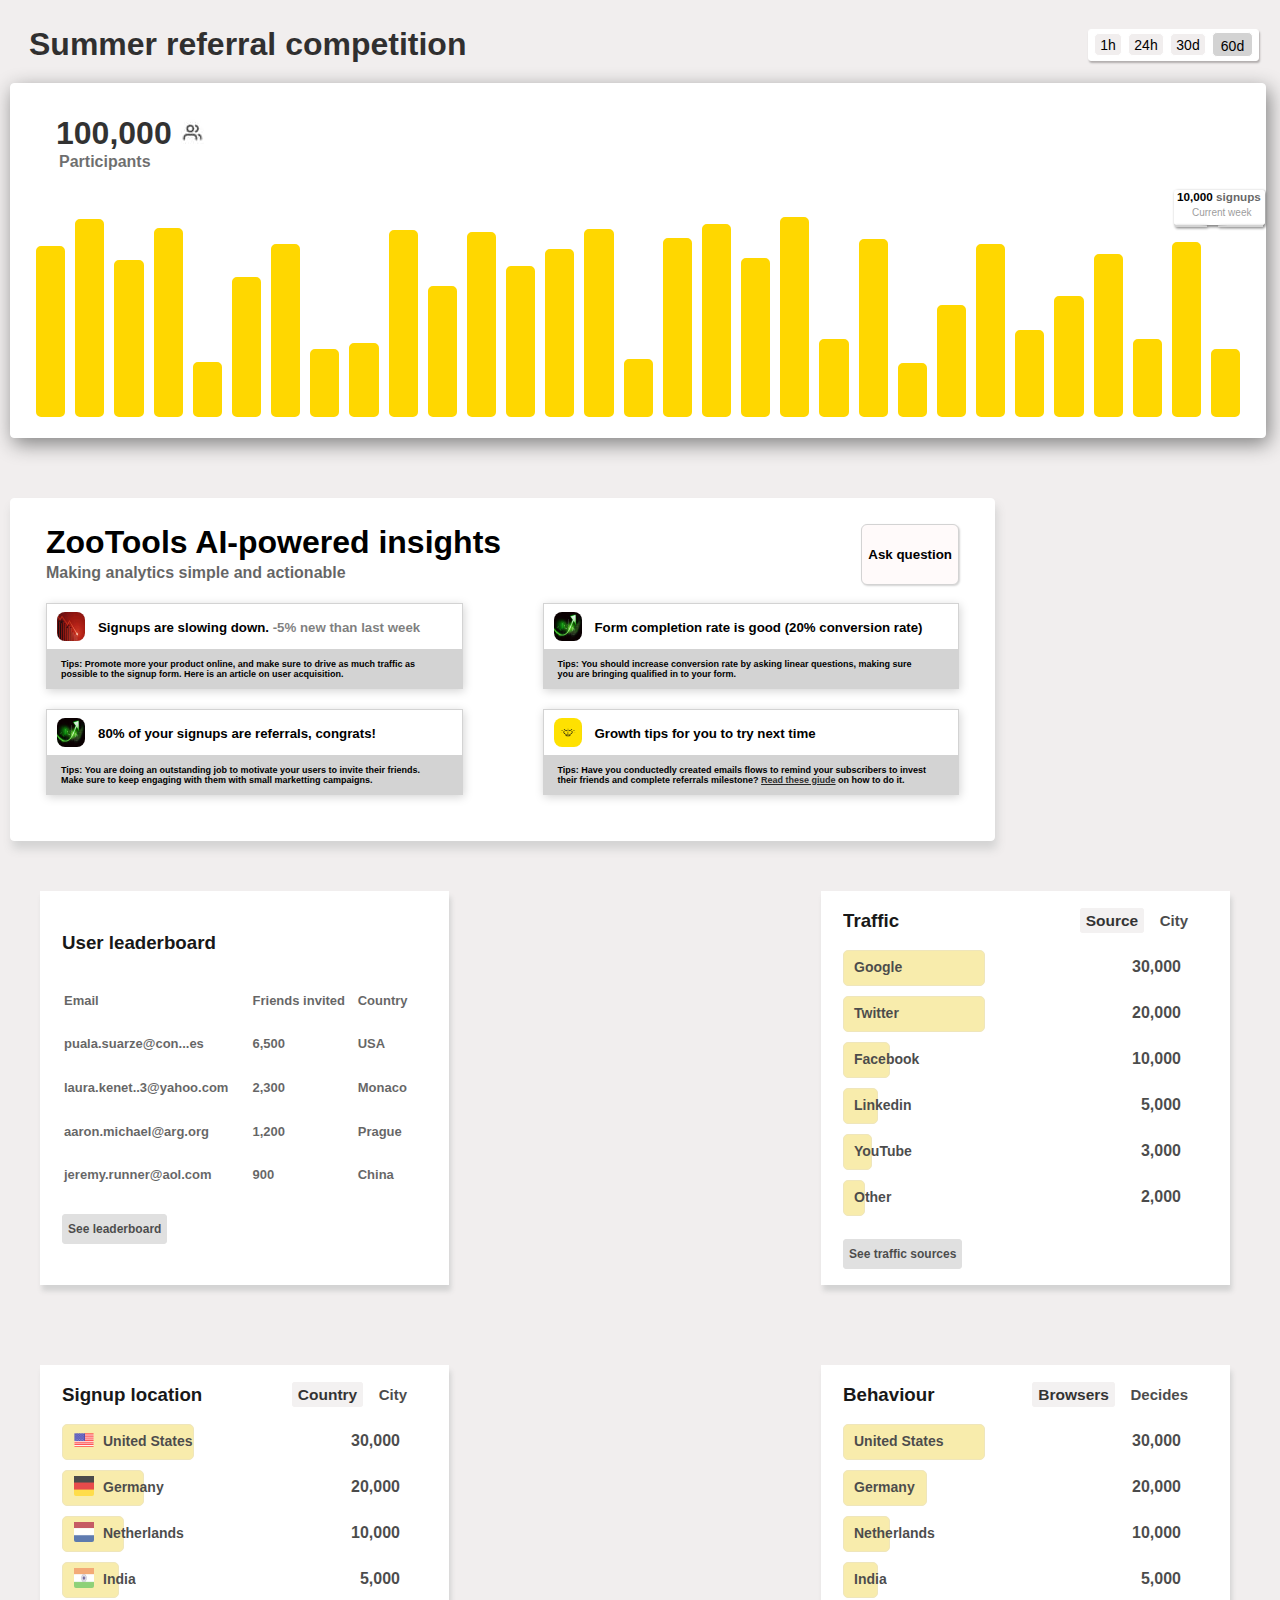
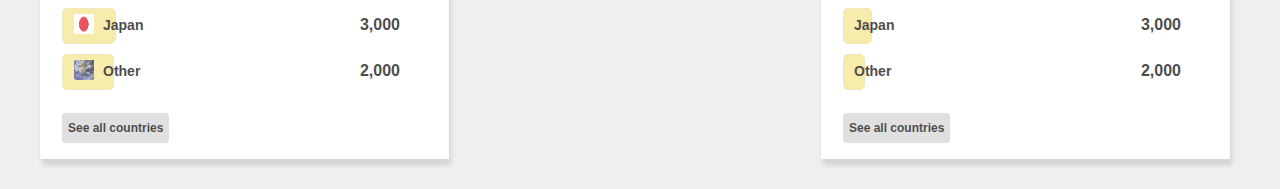
<file: index.html>
<!DOCTYPE html>
<html lang="en">
<head>
    <meta charset="UTF-8">
    <meta name="viewport" content="width=device-width, initial-scale=1.0">
    <title>ZOO AI STATS | OTTIATECH</title>
    <link rel="stylesheet" href="zoo.css">
</head>
<body>
    
    <section id="Header">
        <h1 class="header-left">
            Summer referral competition
        </h1>

        <div class="header-right">
            <p class="time1">
                1h
            </p>
            <p class="time24">
                24h
            </p>
            <p class="time30">
                30d
            </p>
            <p class="time60">
                60d
            </p>
        </div>
    </section>

    <section id="bar-chart">

       <div class="bar-chart-head">
            <h1>
                100,000 <img src="img/111.PNG">
            </h1>

            <br>

            <p class="Participants">Participants</p>

       </div>

       <div class="bar-chart-point">
            <h3>
                10,000 <span>signups</span>
            </h3>

            <br>

            <p class="current">
                Current week
            </p>

            <br>

            <div class="werey">
                <hr class="werey1">
                <hr class="werey2">
            </div>
       </div>

        <div class="chart">
            <div class="bar"></div>
            <div class="bar"></div>
            <div class="bar"></div>
            <div class="bar"></div>
            <div class="bar"></div>
            <div class="bar"></div>
            <div class="bar"></div>
            <div class="bar"></div>
            <div class="bar"></div>
            <div class="bar"></div>
            <div class="bar"></div>
            <div class="bar"></div>
            <div class="bar"></div>
            <div class="bar"></div>
            <div class="bar"></div>
            <div class="bar"></div>
            <div class="bar"></div>
            <div class="bar"></div>
            <div class="bar"></div>
            <div class="bar"></div>
            <div class="bar"></div>
            <div class="bar"></div>
            <div class="bar"></div>
            <div class="bar"></div>
            <div class="bar"></div>
            <div class="bar"></div>
            <div class="bar"></div>
            <div class="bar"></div>
            <div class="bar"></div>
            <div class="bar"></div>
            <div class="bar"></div>
            <!-- <div class="bar"></div>
            <div class="bar"></div>
            <div class="bar"></div>
            <div class="bar"></div>
            <div class="bar"></div>
            <div class="bar"></div>
            <div class="bar"></div>
            <div class="bar"></div>
            <div class="bar"></div> -->
          </div>

    </section>

    <section id="zootool">

        <div class="zootool1">
            <div class="zootool1-text">
                <h1>
                    ZooTools AI-powered insights
                </h1>
                <p>
                    Making analytics simple and actionable
                </p>
            </div>

            <button class="zootool1-btn">
                Ask question
            </button>
        </div>

        <div class="zootool2">
 
            <div class="zootool2-div joy">
                <div class="prinzo">
                    <img class="zootool-img" src="img/down.jpg">
                    
                    <h5>
                        Signups are slowing down. <span>-5% new than last week</span>
                    </h5>

                </div>

                <div class="soso">
                    <h6>
                        Tips: Promote more your product online, and make sure to drive as much traffic as possible to the signup form. Here is an article on user acquisition.
                    </h6>
                </div>
            </div>

            
            <div class="zootool2-div">
                <div class="prinzo">
                    <img class="zootool-img" src="img/up.jpg">
                    
                    <h5>
                        Form completion rate is good (20% conversion rate)
                    </h5>

                </div>

                <div class="soso">
                    <h6>
                        Tips: You should increase conversion rate by asking linear questions, making sure you are bringing qualified in to your form.
                    </h6>
                </div>
            </div>            

        </div>

        <div class="zootool2">

            <div class="zootool2-div joy">
                <div class="prinzo">
                    <img class="zootool-img" src="img/up.jpg">
                    
                    <h5>
                        80% of your signups are referrals, congrats!
                    </h5>

                </div>

                <div class="soso">
                    <h6>
                        Tips: You are doing an outstanding job to motivate your users to invite their friends. Make sure to keep engaging with them with small marketting campaigns. 
                    </h6>
                </div>
            </div>

            
            <div class="zootool2-div">
                <div class="prinzo">
                    <img class="zootool-img" src="img/tips.png">
                    
                    <h5>
                        Growth tips for you to try next time
                    </h5>

                </div>

                <div class="soso">
                    <h6>
                        Tips: Have you conductedly created emails flows to remind your subscribers to invest their friends and complete referrals milestone? <span>Read these giude</span> on how to do it.
                    </h6>
                </div>
            </div>            

        </div>

        
    </section>

   <section id="board-traffic">
        <div id="board">
            <div class="leader-board">
                <h3>
                    User leaderboard
                </h3>

                <table class="leader-board-table">
                <tr class="leader-board-table-tr">
                        <th class="Email">Email</th>
                        <th  class="invite">Friends invited</th>
                        <th class="Country">Country</th>
                </tr>

                <tbody id="displayTable"></tbody>

                </table>

                <button class="leader-board-btn">See leaderboard</button>

            </div>
            <div class="traffic"></div>
        </div>

        <div id="traffic">

            <div class="traffic-head">
                <h3>
                    Traffic
                </h3>
                <p class="Source">
                    <span class="span1">Source</span> <span class="span2">City</span> 
                </p>
                
            </div>

            <div class="traffic-content">
                <div class="fri">
                    <p class="praise">Google</p>
                    <p class="ottia">30,000</p>
                </div>

                <div class="fri">
                    <p class="praise ">Twitter</p>
                    <p class="ottia">20,000</p>
                </div>

                <div class="fri">
                    <p class="praise eru">Facebook</p>
                    <p class="ottia">10,000</p>
                </div>

                <div class="fri">
                    <p class="praise fufu">Linkedin</p>
                    <p class="ottia">5,000</p>
                </div>

                <div class="fri">
                    <p class="praise stew">YouTube</p>
                    <p class="ottia">3,000</p>
                </div>

                <div class="fri">
                    <p class="praise yam">Other</p>
                    <p class="ottia">2,000</p>
                </div>

                <button class="traffic-btn">See traffic sources</button>
            </div>

        </div>
   </section>

   <section id="signupLocation-behavior">
    <div id="traffic">

        <div class="traffic-head">
            <h3>
                Signup location
            </h3>
            <p class="Source">
                <span class="span1">Country</span> <span class="span2">City</span> 
            </p>
            
        </div>

        <div class="traffic-content">
            <div class="fri">
                <p class="praise grumpii"><img src="img/us.png" class="mami"> United States</p>
                <p class="ottia">30,000</p>
            </div>

            <div class="fri">
                <p class="praise nji"><img src="img/germany2.PNG" class="kanjo">Germany</p>
                <p class="ottia">20,000</p>
            </div>

            <div class="fri">
                <p class="praise eru hard"><img src="img/netherland2.PNG" class="plug">Netherlands</p>
                <p class="ottia">10,000</p>
            </div>

            <div class="fri">
                <p class="praise fufu easy"><img src="img/india2.PNG" class="money">India</p>
                <p class="ottia">5,000</p>
            </div>

            <div class="fri">
                <p class="praise stew middle"><img src="img/japan2.PNG" class="career">Japan</p>
                <p class="ottia">3,000</p>
            </div>

            <div class="fri">
                <p class="praise yam mac"><img src="img/world3.PNG" class="software">Other</p>
                <p class="ottia">2,000</p>
            </div>

            <button class="traffic-btn">See all countries</button>
        </div>

    </div>
    <div id="traffic">

        <div class="traffic-head">
            <h3>
                Behaviour
            </h3>
            <p class="Source">
                <span class="span1">Browsers</span> <span class="span2">Decides</span> 
            </p>
            
        </div>

        <div class="traffic-content">
            <div class="fri">
                <p class="praise">United States</p>
                <p class="ottia">30,000</p>
            </div>

            <div class="fri">
                <p class="praise beteck">Germany</p>
                <p class="ottia">20,000</p>
            </div>

            <div class="fri">
                <p class="praise eru">Netherlands</p>
                <p class="ottia">10,000</p>
            </div>

            <div class="fri">
                <p class="praise fufu">India</p>
                <p class="ottia">5,000</p>
            </div>

            <div class="fri">
                <p class="praise stew">Japan</p>
                <p class="ottia">3,000</p>
            </div>

            <div class="fri">
                <p class="praise yam">Other</p>
                <p class="ottia">2,000</p>
            </div>

            <button class="traffic-btn">See all countries</button>
        </div>

    </div>
   </section>

    <script src="zoo.js"></script>

</body>
</html>
</file>
<file: zoo.css>
/* GENERAL */
*{
    margin: 0px;
    padding: 0px;
}

body{
    font-family: Arial, Helvetica, sans-serif;
    background: rgb(241, 238, 238);
    
}

/* HEADER */

#Header{
    padding-top: 26px;
    padding-bottom: 20px;
    display: flex;
    align-items: center;
    justify-content: space-between;
    margin-left: 29px;
    margin-right: 21px;
}

.header-left{
    opacity: 0.8;
}

.header-right{
    display: flex;
    align-items: center;
    vertical-align: middle;
    justify-content: space-evenly;
    /* flex-basis: 25% 25% 25% 25%; */
    border: 1px solid white;
    height: 20px;
    width: auto;
    padding: 5px;
    background: white;
    border-radius: 3px;
    box-shadow: 1px 2px 2px rgb(177, 173, 173);

}

.time1,
.time24,
.time30,
.time60{
    background: rgb(241, 238, 238);
    font-size: 14px;
    border: 1px solid white;
    border-radius: 5px;
    font-weight: 500;
}

.time1{
    height: 15px;
    width: 20px;
    margin-right: 6px;
    padding: 3px;
    text-align: center;
}

.time24{
    height: 15px;
    width: 28px;
    margin-right: 6px;
    padding: 3px;
    text-align: center;

}

.time30{
    height: 15px;
    width: 28px;
    margin-right: 6px;
    padding: 3px;
    text-align: center;
}

.time60{
    height: 15.5px;
    width: 33px;
    /* margin-right: 10px; */
    padding: 3px;
    text-align: center;
    /* vertical-align: bottom; */
    padding-top: 5px;
    background: lightgray;

}

/* BAR-CHART */
#bar-chart{
    background: white;
    padding-top: 35px;
    width: 98%;
    margin-left: 10px;
    border: 1px solid white;
    border-radius: 4px;
    box-shadow: 3px 6px 20px gray;
}

.chart {
    display: flex;
    justify-content: space-between;
    align-items: flex-end;
    height: 200px;
    padding: 20px;

}
  
.bar {
    flex: 1;
    background-color: gold;
    margin: 0 5px;
    transition: height 0.3s;
    border: 2px solid gold;
    border-radius: 5px;
}

.bar-chart-head{
    margin-left: 45px;
    line-height: 0.7;
    opacity: 0.8;
    padding-bottom: 30px;
}

.Participants{
    margin-left: 3px;
    font-weight: 600;
    opacity: 0.7;
}

.bar-chart-point{
    line-height: 0.8;
    height: 31px;
    border: 1px solid white;
    width: 85px;
    padding: 1px 2px;
    box-shadow: 1px 1.2px 3px gray;
    border-radius: 3px;
    font-size: 10px;
    margin-left: 20px;
    position: absolute;
    top: 190px;
    right: 15px;
}

.bar-chart-point span{
    opacity: 0.6;
}

.current{
    opacity: 0.4;
    /* text-align: center; */
    margin-left: 15px;
}

.werey{
    display: flex;
    justify-content: space-between;
}


.werey1{
    margin-right: 5px;
    margin-left: -2px;
    width: 30px;
    border: 1px solid lightgray;
    box-shadow: 1px 1px 3px gray;
    border-top-right-radius: 80% 20%;
}

.werey2{
    margin-right: -1px;
    width: 43px;
    border: 1px solid lightgray;
    box-shadow: 1px 1px 3px gray;
    border-top-left-radius: 80% 20%;
}

/* ZOOTOOLS */
#zootool{
    height: auto;
    width: 913px;
    background: white;
    border: 1px solid white;
    border-radius: 4px;
    margin-left: 10px;
    margin-top: 60px;
    padding: 25px 35px;
    box-shadow: 2px 8px 10px lightgray;

}

#zootool p{
    line-height: 1.5;
    font-weight: 550;
    opacity: 0.6;
}

.zootool1{
    display: flex;
    justify-content: space-between;
    margin-bottom: 18px;
}

.zootool1-btn{
    padding-left: 6px;
    padding-right: 6px;
    font-weight: 550;
    background: snow;
    border: 1px solid lightgrey;
    border-radius: 6px;
    cursor: pointer;
    box-shadow: 1px 1px 2px lightgray;
}

.zootool-img{
    height: 29px;
    width: 28px;
    border-radius: 8px;
}

.prinzo{
    padding: 8px 10px;
    /* background: white; */
    display: flex;
    

}

.zootool2-div{
    height: 84px;
    width: 420px;
    border: 1px solid lightgray;
    margin-bottom: 20px;
    box-shadow: 1px 2px 9px lightgray;
}

h5{
    /* font-size: 13px; */
    margin-left: 13px;
    padding-top: 8px;
}

h5 span{
    opacity: 0.5;
}

.soso{
    background: lightgray;
}

h6{
    font-size: 9px;
    margin-left: 10px;
    padding: 10px 30px 10px 4px;
}

.zootool2{
    display: flex;
    align-items: center;
    justify-content: space-evenly;
}

.joy{
    margin-right: 80px;
}

.soso h6 span{
    cursor: pointer;
    opacity: 0.8;
    font-weight: 900;
    text-decoration: underline;
}

.soso h6 span:hover{
    color: blue;
    text-decoration: underline;
}

/* TABLE  AND TRAFFIC*/
#board,
#traffic{
    height: auto;
    padding: 15px 21px;
    width: 365px;
    background: white;
    border: 1px solid white;
    margin-left: 40px;
    margin-top: 50px;
    margin-bottom: 30px;
    /* line-height: 2; */
    font-weight: 700;
    box-shadow: 2px 6px 5px lightgray;
}

#board{
    line-height: 3.8;
}

#traffic{
    line-height: 1.5;
}

#displayTable,
.leader-board-table .leader-board-table-tr .Email,
.leader-board-table .leader-board-table-tr .invite,
.leader-board-table .leader-board-table-tr .Country{
    font-size: 13px;
    opacity: 0.6;
    text-align: left;
    line-height: 3.2;
}

.invite{
    /* border: 1px solid red; */
    width: 112px;
    /* margin-right: 1; */
}

.Email{
    /* border: 1px solid red; */
    width: 190px;
    /* text-align: left; */
}

.Country{
    /* border: 1px solid red; */
    width: 70px;
    /* margin-left: 20px; */
}

.leader-board-btn,
.traffic-btn{
    font-size: 12px;
    height: 30px;
    padding: 4px 5px;
    border: 1px solid lightgray;
    background: lightgray;
    cursor: pointer;
    opacity: 0.7;
    border-radius: 3px;
    font-weight: 600;
    /* line-height: 3.2; */
    margin-top: 13px;
}

.traffic-head{
    display: flex;
    align-items: center;    
    justify-content: space-between;
}

.traffic-head h3,
.leader-board h3{
    opacity: 0.9;
}

.span1{
    font-size: 15.5px;
    height: 10px;
    width: 37px;
    background: rgb(241, 238, 238);
    border: 1px solid rgb(241, 238, 238);
    padding: 3px 5px;
    border-radius: 3px;
    opacity: 0.8;
    margin-right: 11px;
}

.span2{
    margin-right: 20px;
    font-size: 15px;
    opacity: 0.7;
}


.praise{
    /* margin-right: 10px; */
    height: 25px;
    width: 120px;
    background: rgb(246, 228, 138);
    padding: 2px 10px 7px 10px  ;
    border: 1px solid rgb(233, 220, 159);
    font-size: 14px;
    opacity: 0.7;
    border-radius: 5px;
    margin-bottom: 10px;
}


.traffic-content{
    margin-top: 15px;
}

.fri{
    display: flex;
    justify-content: space-between;
    line-height: 2.1;
}

.ottia{
    margin-right: 27px;
    opacity: 0.7;
}

.beteck{
    width: 62px;

}

.eru{
    width: 25px;
}

.fufu{
    width: 13px;
}

.stew{
    width: 7px;
}

.yam{
    width: 0.1px;
}

.grumpii{
    padding-left: 40px;
    padding-right: 0px;
    width: 90px;

}

.nji{
    width: 40px;
    padding-left: 40px;
    padding-right: 0px;
}

.hard{
    padding-left: 40px;
    width: 10px;
}

.easy{
    padding-left: 40px;
    width: 5px;
}

.middle{
    padding-left: 40px;
    width: 2px;
}

.mac{
    padding-left: 40px;
    width: 0.1px;
}

#board-traffic{
    display: flex;
    /* align-items: center; */
    justify-content: space-between;
}

#traffic{
    margin-right: 50px;
}


#signupLocation-behavior{
    display: flex;
    justify-content: space-between;
}

.mami{
    width: 20px;
    height: 20px;
    border-radius: 1px solid rgb(246, 228, 138);
    border-radius: 2px;
    position: absolute;
    left: 74px;
    padding-top: 3px;
}

.kanjo{
    width: 20px;
    height: 20px;
    border-radius: 1px solid rgb(246, 228, 138);
    border-radius: 2px;
    position: absolute;
    left: 74px;
    padding-top: 3px;

}

.plug{
    width: 20px;
    height: 20px;
    border-radius: 1px solid rgb(246, 228, 138);
    border-radius: 2px;
    position: absolute;
    left: 74px;
    padding-top: 3px;

}

.money{
    width: 20px;
    height: 20px;
    border-radius: 1px solid rgb(246, 228, 138);
    border-radius: 2px;
    position: absolute;
    left: 74px;
    padding-top: 3px;
}

.career{
    width: 20px;
    height: 20px;
    border-radius: 1px solid rgb(246, 228, 138);
    border-radius: 2px;
    position: absolute;
    left: 74px;
    padding-top: 3px;
}

.software{
    padding-top: 3px;
    width: 20px;
    height: 20px;
    border-radius: 1px solid rgb(246, 228, 138);
    border-radius: 2px;
    position: absolute;
    left: 74px;
}


/* RESPONSIVENESS */
@media screen and (max-width: 600px) and (min-width: 10px) {
    .header-left{
        margin-left: -15px;
        font-size: 19px;
    }

    #bar-chart{
        width: 460px;
    }

    .chart{
        width: 30%;
    }

    .zootool1{
        display: flex;
        flex-direction: column;
        text-align: center;
    }

    .zootool1-btn{
        width: 150px;
        margin-top: 10px;
        text-align: center;
        margin-left: 120px;
        height: 40px;
    }

    #zootool{
        width: 390px;
        height: auto;
    }

    .zootool2{
        display: flex;
        flex-direction: column;
        align-items: center;
    }

    .joy{
        margin-left: 80px;
    }
    
    #board-traffic,
    #signupLocation-behavior{
        display: flex;
        flex-direction: column;
    }



}

@media screen and (min-width:601px) and (max-width: 768px) {
    .header-left{
        font-size: 30px;
    }

    #bar-chart{
        width: 680px;
    }

    #zootool{
        width: 615px;
    }

    .zootool1{
        margin-bottom: 50px; 
        margin-top: 20px;
    }

    .zootool2{
        display: flex;
        flex-direction: column;
    }

    .joy{
        margin-left: 80px;
        margin-bottom: 32px;
    }

    #board,
    #traffic{
        width: 300px;
        margin-left: 10px;
    
    }

    #traffic{
        margin-right: 10px;
        
    }

   .mami,
   .kanjo,
   .plug,
   .money,
   .career,
   .software{
    left: 40px;
   }
    
   .plug,
   .career,
   .money,
   .software,
   .kanjo{
    height: 20px;
    padding-top: 3px;
   }

   #signupLocation-behavior{
    margin-bottom: 50px;
   }
  
}

@media screen and (min-width: 769px) and (max-width: 992px) {
    .header-left{
        font-size: 40px;
    }

    #zootool{
        width: 869px;
    }

    .joy{
        margin-right: 40px;
    }
}
</file>
